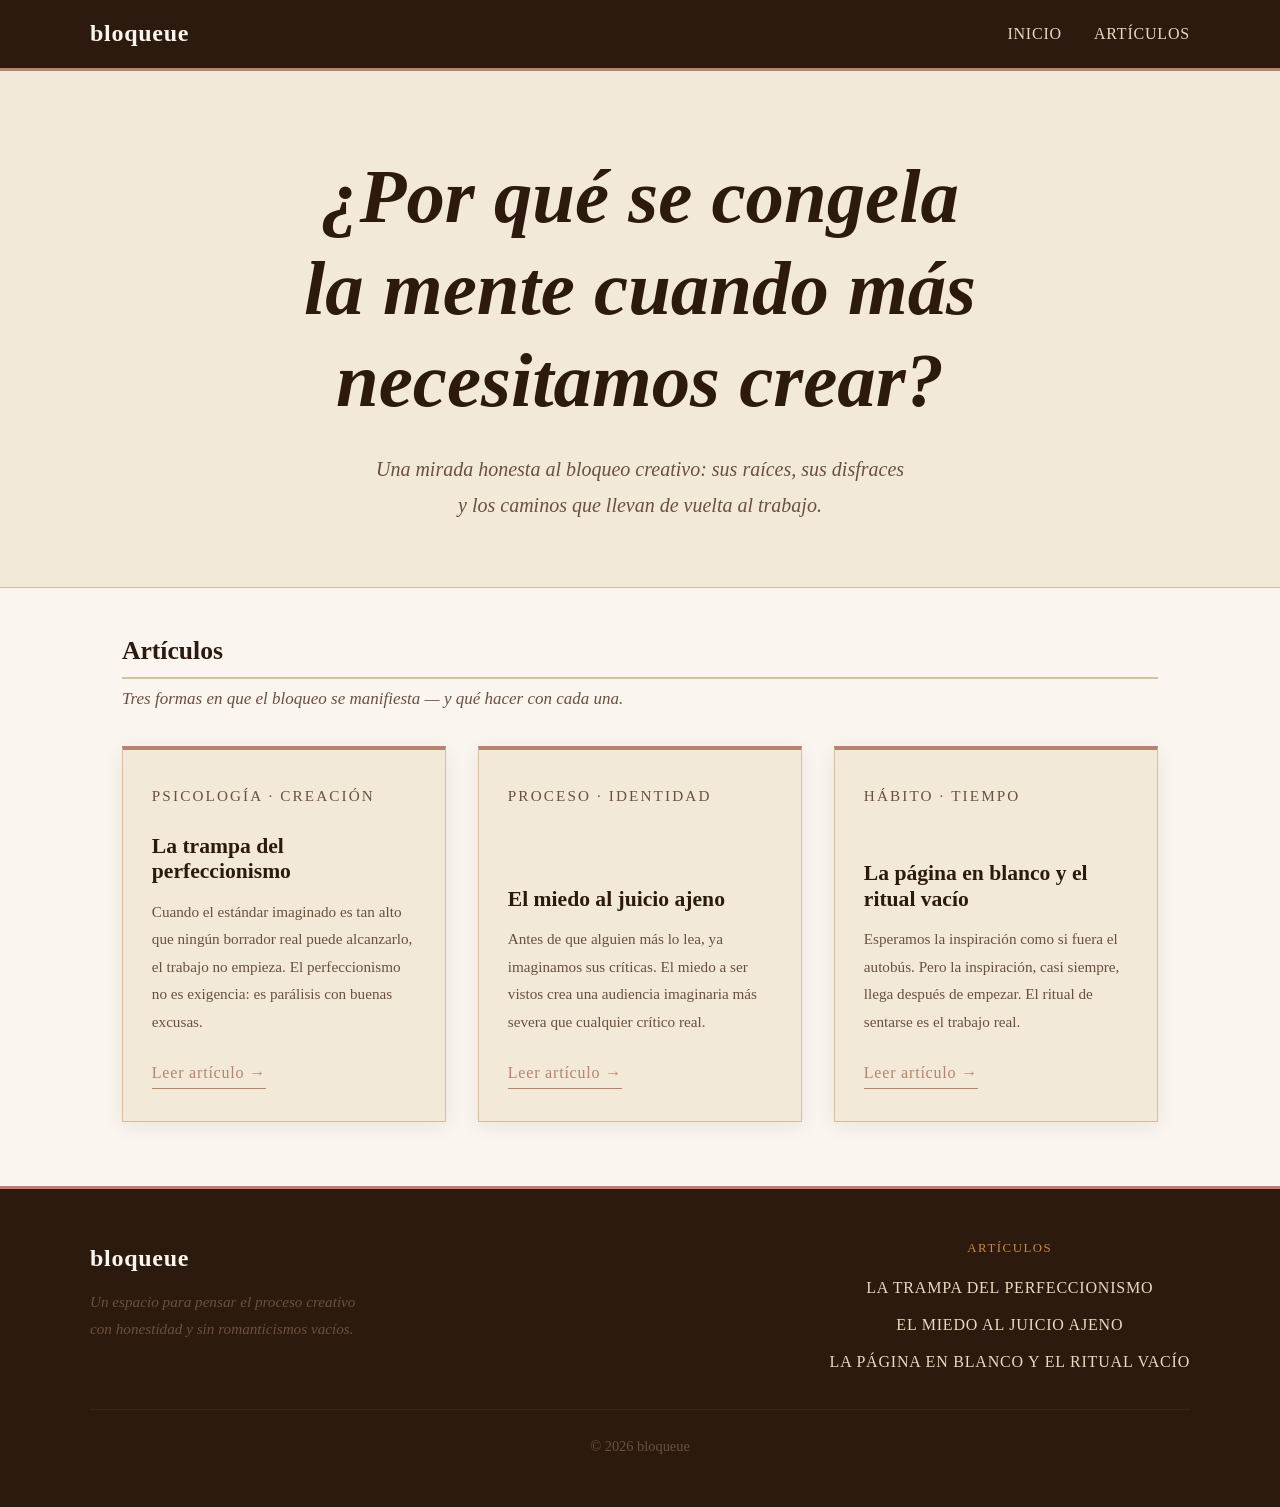
<file: index.html>
<!DOCTYPE html>

<html lang="es">

<head>
	<title>bloqueue</title>
	<link rel="stylesheet" href="styles.css" />
	<link rel="icon" type="image/png" href="icon.png">
	<meta name="viewport" content="width=device-width, initial-scale=1.0" />
</head>

<script>
	document.querySelector('.nav-toggle').addEventListener('click', () => {
		document.querySelector('nav').classList.toggle('is-open');
	});
</script>

<body>
	<header>
		<div class="header-inner">
			<a class="logo" href="index.html">bloqueue</a>
			<nav>
				<a href="#inicio">Inicio</a>
				<button class="nav-toggle" aria-label="Menú">
					<span></span><span></span><span></span>
				</button>
				<a href="#articles-section">Artículos</a>
			</nav>
		</div>
	</header>

	<section class="hero" id="inicio">

		<h1>¿Por qué se congela la mente cuando más necesitamos crear?</h1>
		<p class="hero-sub">
			Una mirada honesta al bloqueo creativo: sus raíces, sus disfraces y los
			caminos que llevan de vuelta al trabajo.
		</p>
	</section>

	<section class="articles-section" id="articles-section">
		<h2>Artículos</h2>
		<p class="section-desc">
			Tres formas en que el bloqueo se manifiesta — y qué hacer con cada una.
		</p>

		<div class="cards">
			<article class="card">
				<p class="card-tag">Psicología · Creación</p>
				<h3>La trampa del perfeccionismo</h3>
				<p>
					Cuando el estándar imaginado es tan alto que ningún borrador real
					puede alcanzarlo, el trabajo no empieza. El perfeccionismo no es
					exigencia: es parálisis con buenas excusas.
				</p>
				<a class="card-link" href="articulo1.html">Leer artículo →</a>
			</article>

			<article class="card">
				<p class="card-tag">Proceso · Identidad</p>
				<h3>El miedo al juicio ajeno</h3>
				<p>
					Antes de que alguien más lo lea, ya imaginamos sus críticas. El
					miedo a ser vistos crea una audiencia imaginaria más severa que
					cualquier crítico real.
				</p>
				<a class="card-link" href="articulo2.html">Leer artículo →</a>
			</article>

			<article class="card">
				<p class="card-tag">Hábito · Tiempo</p>
				<h3>La página en blanco y el ritual vacío</h3>
				<p>
					Esperamos la inspiración como si fuera el autobús. Pero la
					inspiración, casi siempre, llega después de empezar. El ritual de
					sentarse es el trabajo real.
				</p>
				<a class="card-link" href="articulo3.html">Leer artículo →</a>
			</article>
		</div>
	</section>

	<footer>
		<div class="footer-inner">
			<div class="footer-brand">
				<a class="logo" href="index.html">bloqueue</a>
				<p>Un espacio para pensar el proceso creativo con honestidad y sin romanticismos vacíos.</p>
			</div>
			<nav class="footer-nav">
				<span>Artículos</span>
				<a href="articulo1.html">La trampa del perfeccionismo</a>
				<a href="articulo2.html">El miedo al juicio ajeno</a>
				<a href="articulo3.html">La página en blanco y el ritual vacío</a>
			</nav>
		</div>
		<p class="footer-copy">© 2026 bloqueue</p>
	</footer>
</body>

</html>
</file>
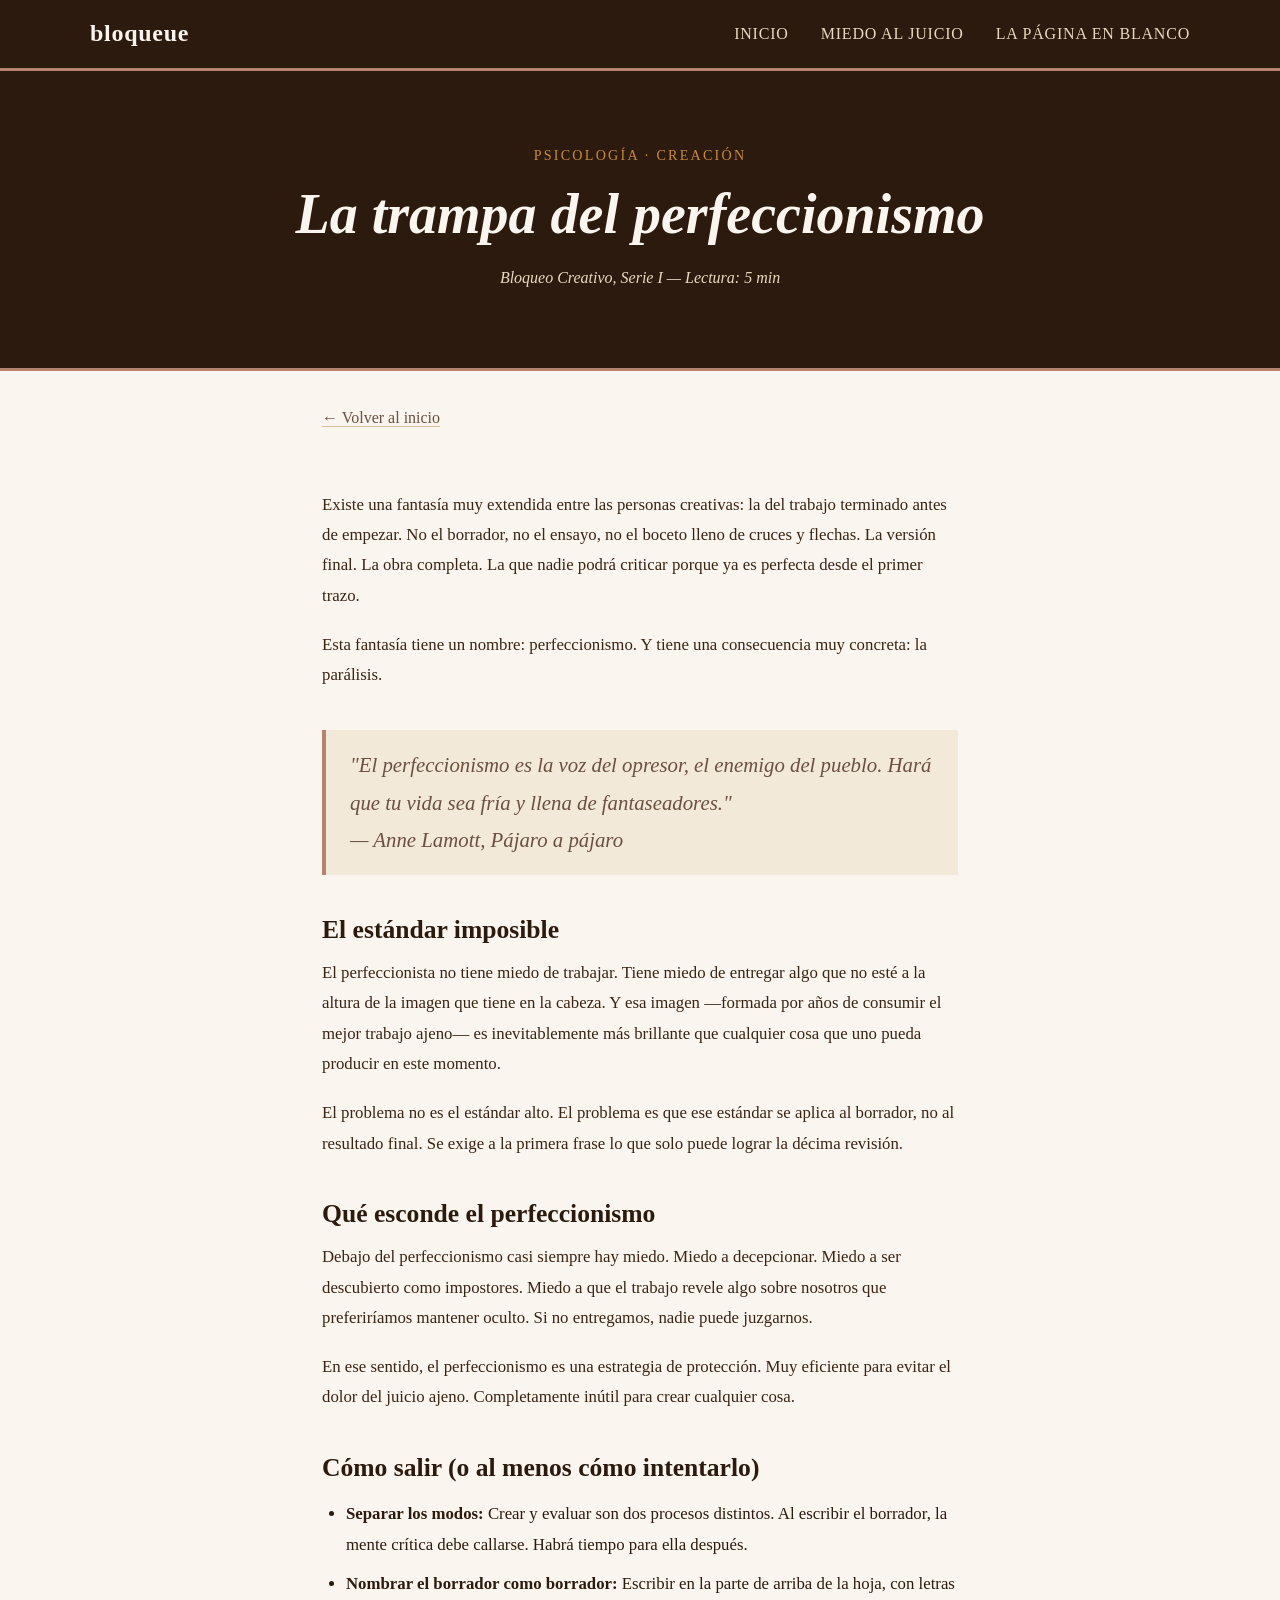
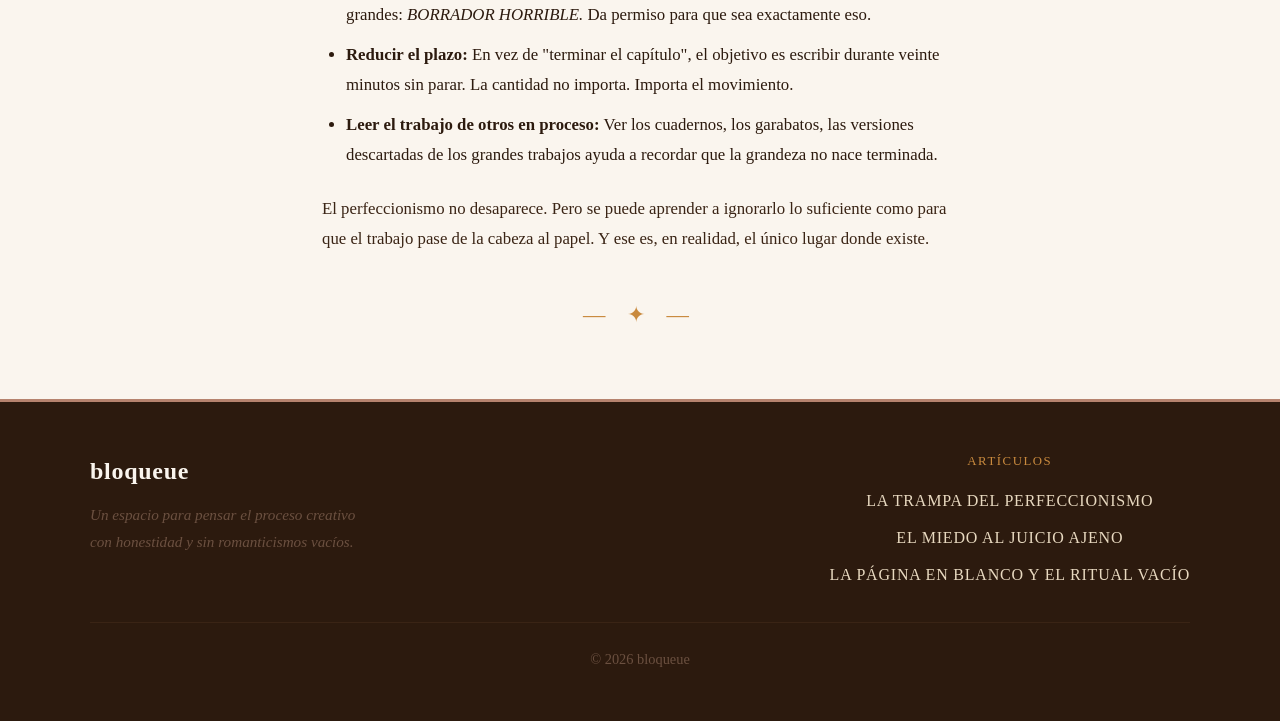
<file: articulo1.html>
<!DOCTYPE html>

<html lang="es">

<head>
	<title>bloqueue - La trampa del perfeccionismo</title>
	<link rel="stylesheet" href="styles.css" />
    <link rel="icon" type="image/png" href="icon.png">
    <meta name="viewport" content="width=device-width, initial-scale=1.0" />
</head>

<body>
    <header>
        <div class="header-inner">
            <a class="logo" href="index.html">bloqueue</a>
            <nav>
                <a href="index.html">Inicio</a>
                <a href="articulo2.html">Miedo al juicio</a>
                <a href="articulo3.html">La página en blanco</a>
            </nav>
        </div>
    </header>

    <div class="article-hero">
        <p class="eyebrow">Psicología · Creación</p>
        <h1>La trampa del perfeccionismo</h1>
        <p class="meta">Bloqueo Creativo, Serie I — Lectura: 5 min</p>
    </div>
    
    <div class="back-link-wrap">
        <a class="back-link" href="index.html">← Volver al inicio</a>
    </div>

    <main class="article-body">
        <p>
            Existe una fantasía muy extendida entre las personas creativas: la del trabajo terminado antes de empezar. No el
            borrador, no el ensayo, no el boceto lleno de cruces y flechas. La versión final. La obra completa. La que nadie
            podrá criticar porque ya es perfecta desde el primer trazo.
        </p>
    
        <p>
            Esta fantasía tiene un nombre: perfeccionismo. Y tiene una consecuencia muy concreta: la parálisis.
        </p>
    
        <blockquote>
            "El perfeccionismo es la voz del opresor, el enemigo del pueblo. Hará que tu vida sea fría y llena de
            fantaseadores."<br>
            <em>— Anne Lamott, Pájaro a pájaro</em>
        </blockquote>
    
        <h2>El estándar imposible</h2>
    
        <p>
            El perfeccionista no tiene miedo de trabajar. Tiene miedo de entregar algo que no esté a la altura de la imagen
            que tiene en la cabeza. Y esa imagen —formada por años de consumir el mejor trabajo ajeno— es inevitablemente
            más brillante que cualquier cosa que uno pueda producir en este momento.
        </p>
    
        <p>
            El problema no es el estándar alto. El problema es que ese estándar se aplica al borrador, no al resultado
            final. Se exige a la primera frase lo que solo puede lograr la décima revisión.
        </p>
    
        <h2>Qué esconde el perfeccionismo</h2>
    
        <p>
            Debajo del perfeccionismo casi siempre hay miedo. Miedo a decepcionar. Miedo a ser descubierto como impostores.
            Miedo a que el trabajo revele algo sobre nosotros que preferiríamos mantener oculto. Si no entregamos, nadie
            puede juzgarnos.
        </p>
    
        <p>
            En ese sentido, el perfeccionismo es una estrategia de protección. Muy eficiente para evitar el dolor del juicio
            ajeno. Completamente inútil para crear cualquier cosa.
        </p>
    
        <h2>Cómo salir (o al menos cómo intentarlo)</h2>
    
        <ul>
            <li><strong>Separar los modos:</strong> Crear y evaluar son dos procesos distintos. Al escribir el borrador, la
                mente crítica debe callarse. Habrá tiempo para ella después.</li>
            <li><strong>Nombrar el borrador como borrador:</strong> Escribir en la parte de arriba de la hoja, con letras
                grandes: <em>BORRADOR HORRIBLE.</em> Da permiso para que sea exactamente eso.</li>
            <li><strong>Reducir el plazo:</strong> En vez de "terminar el capítulo", el objetivo es escribir durante veinte
                minutos sin parar. La cantidad no importa. Importa el movimiento.</li>
            <li><strong>Leer el trabajo de otros en proceso:</strong> Ver los cuadernos, los garabatos, las versiones
                descartadas de los grandes trabajos ayuda a recordar que la grandeza no nace terminada.</li>
        </ul>
    
        <p>
            El perfeccionismo no desaparece. Pero se puede aprender a ignorarlo lo suficiente como para que el trabajo pase
            de la cabeza al papel. Y ese es, en realidad, el único lugar donde existe.
        </p>
    
        <div class="ornament">— ✦ —</div>
    </main>

    <footer>
        <div class="footer-inner">
            <div class="footer-brand">
                <a class="logo" href="index.html">bloqueue</a>
                <p>Un espacio para pensar el proceso creativo con honestidad y sin romanticismos vacíos.</p>
            </div>
            <nav class="footer-nav">
                <span>Artículos</span>
                <a href="articulo1.html">La trampa del perfeccionismo</a>
                <a href="articulo2.html">El miedo al juicio ajeno</a>
                <a href="articulo3.html">La página en blanco y el ritual vacío</a>
            </nav>
        </div>
        <p class="footer-copy">© 2026 bloqueue</p>
    </footer>
</body>

</html>
</file>
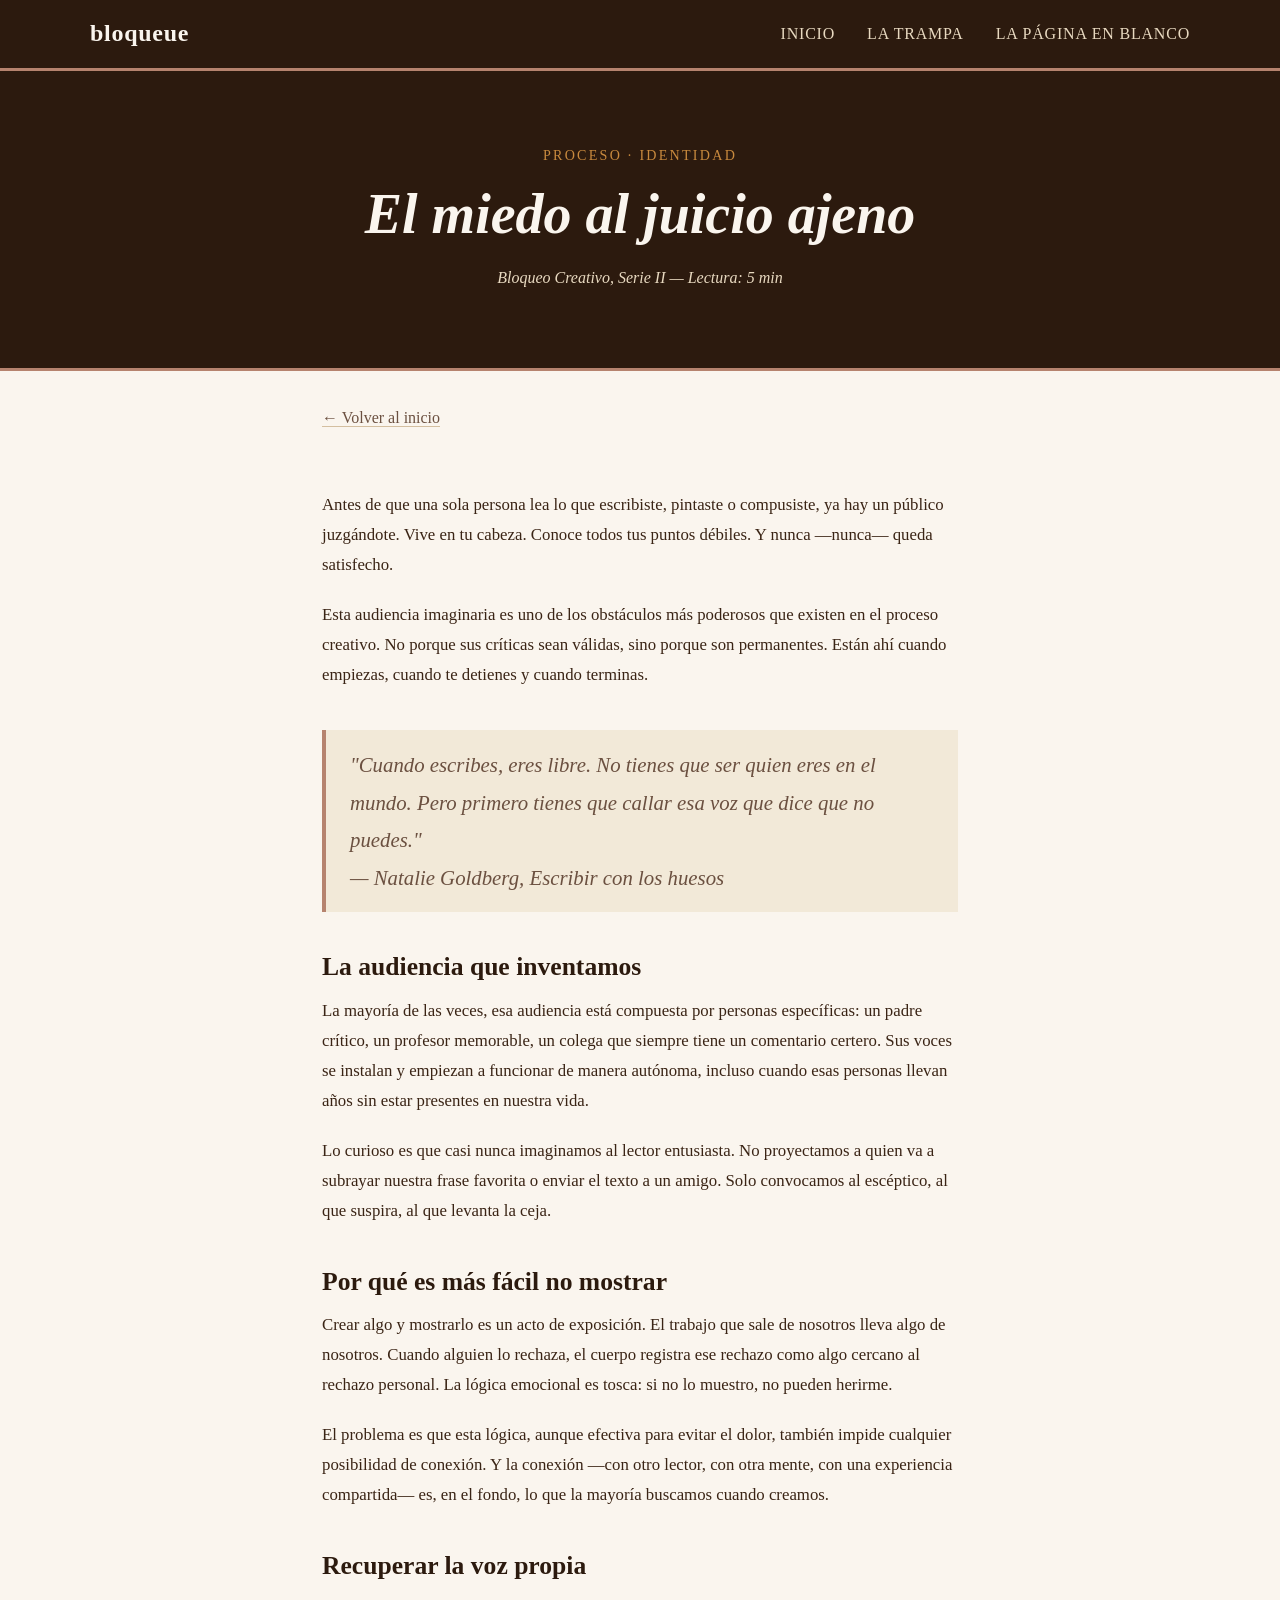
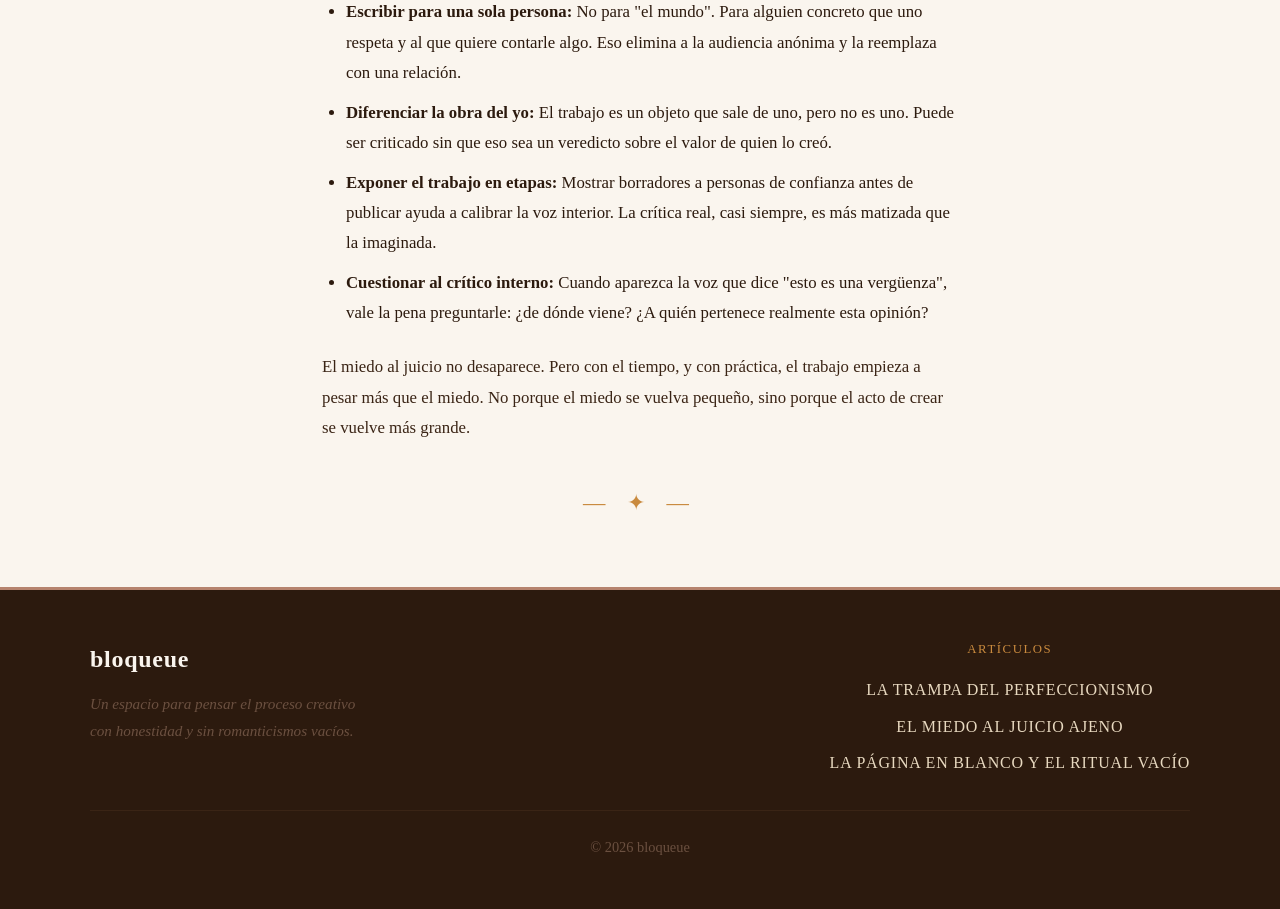
<file: articulo2.html>
<!DOCTYPE html>

<html lang="es">

<head>
	<title>bloqueue - El miedo al juicio ajeno</title>
	<link rel="stylesheet" href="styles.css" />
    <link rel="icon" type="image/png" href="icon.png">
    <meta name="viewport" content="width=device-width, initial-scale=1.0" />
</head>

<body>
    <header>
        <div class="header-inner">
            <a class="logo" href="index.html">bloqueue</a>
            <nav>
                <a href="index.html">Inicio</a>
                <a href="articulo1.html">La trampa</a>
                <a href="articulo3.html">La página en blanco</a>
            </nav>
        </div>
    </header>

    <div class="article-hero">
        <p class="eyebrow">Proceso · Identidad</p>
        <h1>El miedo al juicio ajeno</h1>
        <p class="meta">Bloqueo Creativo, Serie II — Lectura: 5 min</p>
    </div>
    
    <div class="back-link-wrap">
        <a class="back-link" href="index.html">← Volver al inicio</a>
    </div>

    <main class="article-body">
        <p>
            Antes de que una sola persona lea lo que escribiste, pintaste o compusiste, ya hay un público juzgándote. Vive
            en tu cabeza. Conoce todos tus puntos débiles. Y nunca —nunca— queda satisfecho.
        </p>
    
        <p>
            Esta audiencia imaginaria es uno de los obstáculos más poderosos que existen en el proceso creativo. No porque
            sus críticas sean válidas, sino porque son permanentes. Están ahí cuando empiezas, cuando te detienes y cuando
            terminas.
        </p>
    
        <blockquote>
            "Cuando escribes, eres libre. No tienes que ser quien eres en el mundo. Pero primero tienes que callar esa voz
            que dice que no puedes."<br>
            <em>— Natalie Goldberg, Escribir con los huesos</em>
        </blockquote>
    
        <h2>La audiencia que inventamos</h2>
    
        <p>
            La mayoría de las veces, esa audiencia está compuesta por personas específicas: un padre crítico, un profesor
            memorable, un colega que siempre tiene un comentario certero. Sus voces se instalan y empiezan a funcionar de
            manera autónoma, incluso cuando esas personas llevan años sin estar presentes en nuestra vida.
        </p>
    
        <p>
            Lo curioso es que casi nunca imaginamos al lector entusiasta. No proyectamos a quien va a subrayar nuestra frase
            favorita o enviar el texto a un amigo. Solo convocamos al escéptico, al que suspira, al que levanta la ceja.
        </p>
    
        <h2>Por qué es más fácil no mostrar</h2>
    
        <p>
            Crear algo y mostrarlo es un acto de exposición. El trabajo que sale de nosotros lleva algo de nosotros. Cuando
            alguien lo rechaza, el cuerpo registra ese rechazo como algo cercano al rechazo personal. La lógica emocional es
            tosca: si no lo muestro, no pueden herirme.
        </p>
    
        <p>
            El problema es que esta lógica, aunque efectiva para evitar el dolor, también impide cualquier posibilidad de
            conexión. Y la conexión —con otro lector, con otra mente, con una experiencia compartida— es, en el fondo, lo
            que la mayoría buscamos cuando creamos.
        </p>
    
        <h2>Recuperar la voz propia</h2>
    
        <ul>
            <li><strong>Escribir para una sola persona:</strong> No para "el mundo". Para alguien concreto que uno respeta y
                al que quiere contarle algo. Eso elimina a la audiencia anónima y la reemplaza con una relación.</li>
            <li><strong>Diferenciar la obra del yo:</strong> El trabajo es un objeto que sale de uno, pero no es uno. Puede
                ser criticado sin que eso sea un veredicto sobre el valor de quien lo creó.</li>
            <li><strong>Exponer el trabajo en etapas:</strong> Mostrar borradores a personas de confianza antes de publicar
                ayuda a calibrar la voz interior. La crítica real, casi siempre, es más matizada que la imaginada.</li>
            <li><strong>Cuestionar al crítico interno:</strong> Cuando aparezca la voz que dice "esto es una vergüenza",
                vale la pena preguntarle: ¿de dónde viene? ¿A quién pertenece realmente esta opinión?</li>
        </ul>
    
        <p>
            El miedo al juicio no desaparece. Pero con el tiempo, y con práctica, el trabajo empieza a pesar más que el
            miedo. No porque el miedo se vuelva pequeño, sino porque el acto de crear se vuelve más grande.
        </p>
    
        <div class="ornament">— ✦ —</div>
    </main>

    <footer>
        <div class="footer-inner">
            <div class="footer-brand">
                <a class="logo" href="index.html">bloqueue</a>
                <p>Un espacio para pensar el proceso creativo con honestidad y sin romanticismos vacíos.</p>
            </div>
            <nav class="footer-nav">
                <span>Artículos</span>
                <a href="articulo1.html">La trampa del perfeccionismo</a>
                <a href="articulo2.html">El miedo al juicio ajeno</a>
                <a href="articulo3.html">La página en blanco y el ritual vacío</a>
            </nav>
        </div>
        <p class="footer-copy">© 2026 bloqueue</p>
    </footer>
</body>

</html>
</file>
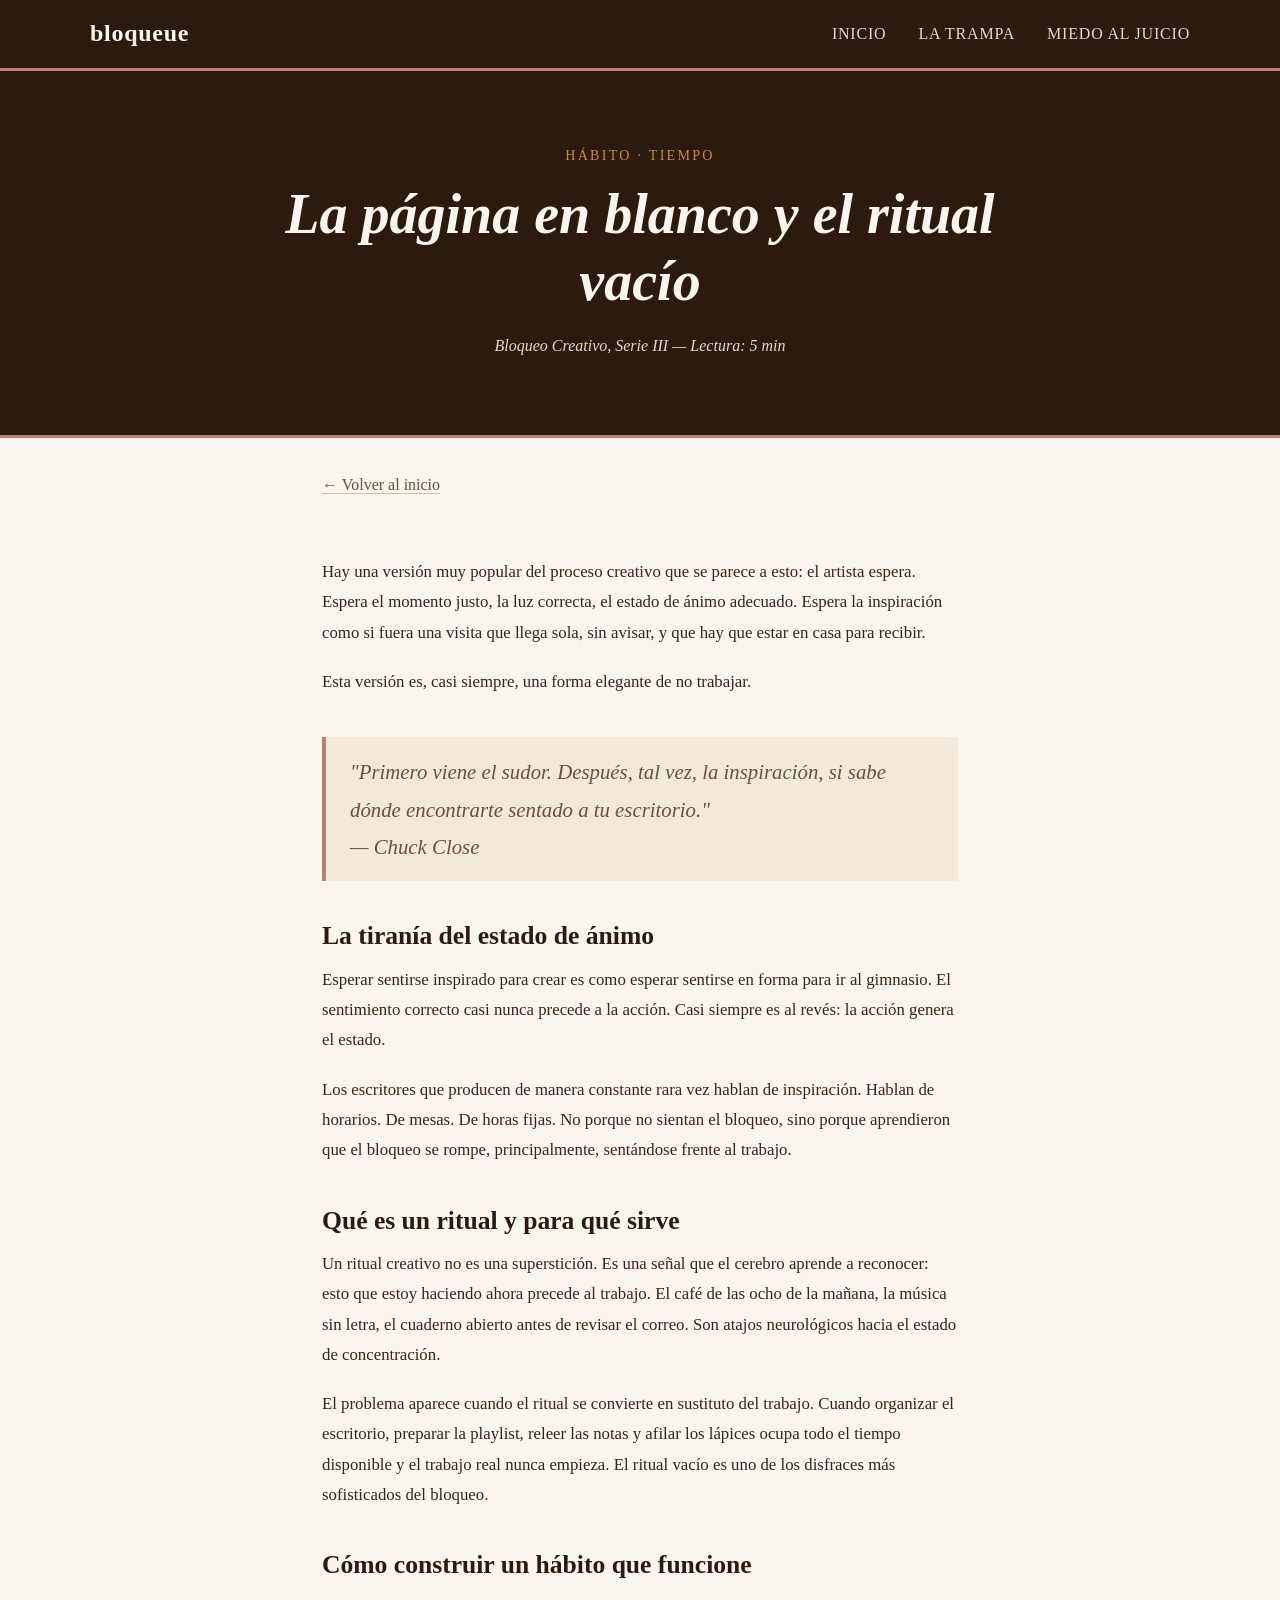
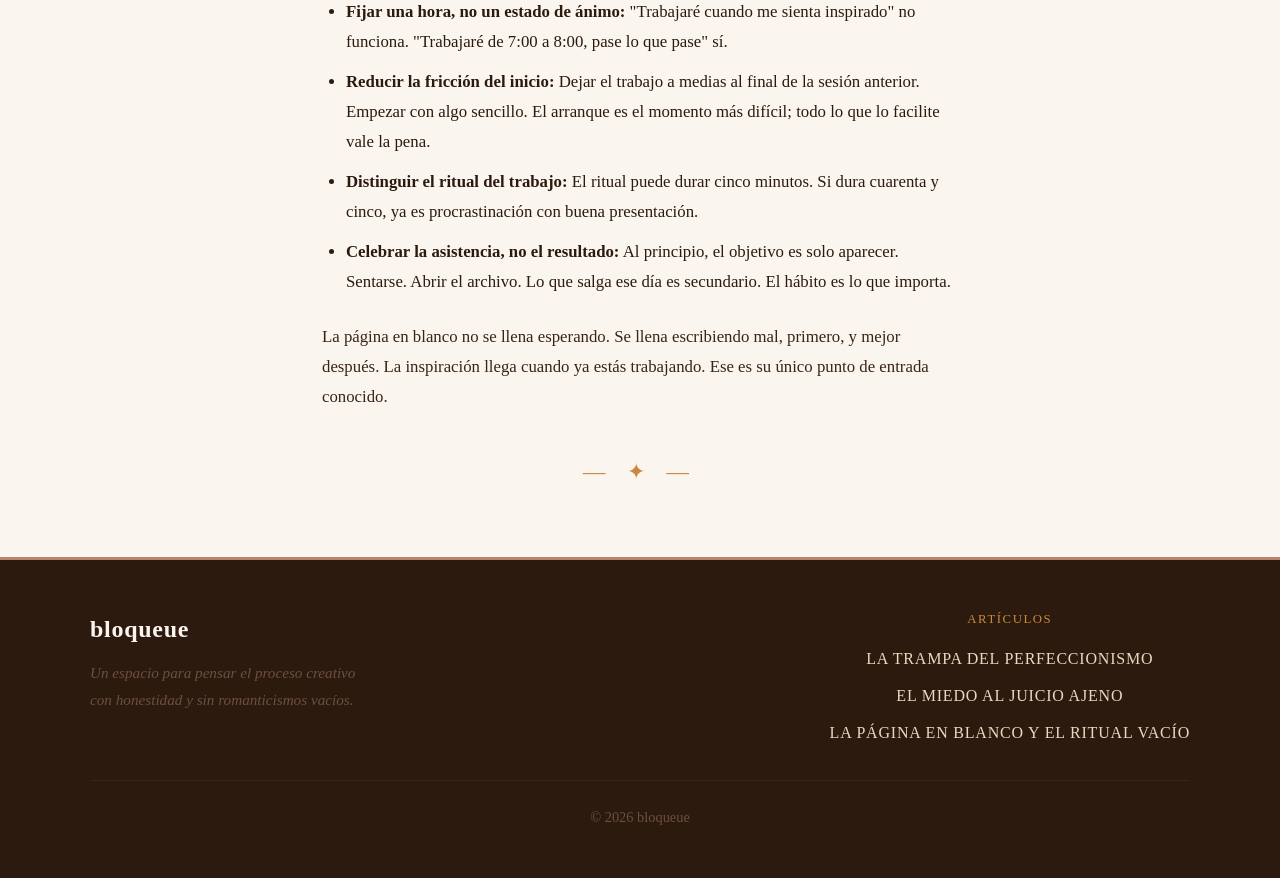
<file: articulo3.html>
<!DOCTYPE html>

<html lang="es">

<head>
	<title>bloqueue - La página en blanco y el ritual vacío</title>
	<link rel="stylesheet" href="styles.css" />
    <link rel="icon" type="image/png" href="icon.png">
    <meta name="viewport" content="width=device-width, initial-scale=1.0" />
</head>

<body>
    <header>
        <div class="header-inner">
            <a class="logo" href="index.html">bloqueue</a>
            <nav>
                <a href="index.html">Inicio</a>
                <a href="articulo1.html">La trampa</a>
                <a href="articulo2.html">Miedo al juicio</a>
            </nav>
        </div>
    </header>

    <div class="article-hero">
        <p class="eyebrow">Hábito · Tiempo</p>
        <h1>La página en blanco y el ritual vacío</h1>
        <p class="meta">Bloqueo Creativo, Serie III — Lectura: 5 min</p>
    </div>
    
    <div class="back-link-wrap">
        <a class="back-link" href="index.html">← Volver al inicio</a>
    </div>

    <main class="article-body">
        <p>
            Hay una versión muy popular del proceso creativo que se parece a esto: el artista espera. Espera el momento
            justo, la luz correcta, el estado de ánimo adecuado. Espera la inspiración como si fuera una visita que llega
            sola, sin avisar, y que hay que estar en casa para recibir.
        </p>
    
        <p>
            Esta versión es, casi siempre, una forma elegante de no trabajar.
        </p>
    
        <blockquote>
            "Primero viene el sudor. Después, tal vez, la inspiración, si sabe dónde encontrarte sentado a tu
            escritorio."<br>
            <em>— Chuck Close</em>
        </blockquote>
    
        <h2>La tiranía del estado de ánimo</h2>
    
        <p>
            Esperar sentirse inspirado para crear es como esperar sentirse en forma para ir al gimnasio. El sentimiento
            correcto casi nunca precede a la acción. Casi siempre es al revés: la acción genera el estado.
        </p>
    
        <p>
            Los escritores que producen de manera constante rara vez hablan de inspiración. Hablan de horarios. De mesas. De
            horas fijas. No porque no sientan el bloqueo, sino porque aprendieron que el bloqueo se rompe, principalmente,
            sentándose frente al trabajo.
        </p>
    
        <h2>Qué es un ritual y para qué sirve</h2>
    
        <p>
            Un ritual creativo no es una superstición. Es una señal que el cerebro aprende a reconocer: esto que estoy
            haciendo ahora precede al trabajo. El café de las ocho de la mañana, la música sin letra, el cuaderno abierto
            antes de revisar el correo. Son atajos neurológicos hacia el estado de concentración.
        </p>
    
        <p>
            El problema aparece cuando el ritual se convierte en sustituto del trabajo. Cuando organizar el escritorio,
            preparar la playlist, releer las notas y afilar los lápices ocupa todo el tiempo disponible y el trabajo real
            nunca empieza. El ritual vacío es uno de los disfraces más sofisticados del bloqueo.
        </p>
    
        <h2>Cómo construir un hábito que funcione</h2>
    
        <ul>
            <li><strong>Fijar una hora, no un estado de ánimo:</strong> "Trabajaré cuando me sienta inspirado" no funciona.
                "Trabajaré de 7:00 a 8:00, pase lo que pase" sí.</li>
            <li><strong>Reducir la fricción del inicio:</strong> Dejar el trabajo a medias al final de la sesión anterior.
                Empezar con algo sencillo. El arranque es el momento más difícil; todo lo que lo facilite vale la pena.</li>
            <li><strong>Distinguir el ritual del trabajo:</strong> El ritual puede durar cinco minutos. Si dura cuarenta y
                cinco, ya es procrastinación con buena presentación.</li>
            <li><strong>Celebrar la asistencia, no el resultado:</strong> Al principio, el objetivo es solo aparecer.
                Sentarse. Abrir el archivo. Lo que salga ese día es secundario. El hábito es lo que importa.</li>
        </ul>
    
        <p>
            La página en blanco no se llena esperando. Se llena escribiendo mal, primero, y mejor después. La inspiración
            llega cuando ya estás trabajando. Ese es su único punto de entrada conocido.
        </p>
    
        <div class="ornament">— ✦ —</div>
    </main>

    <footer>
        <div class="footer-inner">
            <div class="footer-brand">
                <a class="logo" href="index.html">bloqueue</a>
                <p>Un espacio para pensar el proceso creativo con honestidad y sin romanticismos vacíos.</p>
            </div>
            <nav class="footer-nav">
                <span>Artículos</span>
                <a href="articulo1.html">La trampa del perfeccionismo</a>
                <a href="articulo2.html">El miedo al juicio ajeno</a>
                <a href="articulo3.html">La página en blanco y el ritual vacío</a>
            </nav>
        </div>
        <p class="footer-copy">© 2026 bloqueue</p>
    </footer>
</body>

</html>
</file>
<file: styles.css>
*, *::before, *::after { box-sizing: border-box; margin: 0; padding: 0; }
@import url('https://fonts.googleapis.com/css2?family=Playfair+Display:ital,wght@0,400;0,700;0,900;1,400;1,700&family=Lora:ital,wght@0,400;0,500;1,400&family=Cormorant+Garamond:ital,wght@0,300;0,400;1,300;1,400&display=swap');

/* ── Variables ── */
:root {
  --crema:      #faf5ee;
  --pergamino:  #f2e9d8;
  --arena:      #e8d9c0;
  --terracota:  #b6836e;
  --ladrillo:   #9e7061;
  --ocre:       #c98a3e;
  --tinta:      #2c1a0e;
  --gris-calido:#6b5040;
  --borde:      #d4bfa0;
  --sombra:     rgba(44, 26, 14, 0.08);
}

html { scroll-behavior: smooth; }

body {
  background-color: var(--crema);
  color: var(--tinta);
  font-family: 'Lora', serif;
  font-size: 17px;
  line-height: 1.8;
}

h1, h2, h3, h4 {
  font-family: 'Playfair Display', serif;
  line-height: 1.2;
  color: var(--tinta);
}

p { margin-bottom: 1.2rem; }

a {
  color: var(--terracota);
  text-decoration: none;
  transition: color .2s ease;
}
a:hover { color: var(--ladrillo); }

/* ── HEADER ── */
header {
  background-color: var(--tinta);
  padding: 0 2rem;
  position: sticky;
  top: 0;
  z-index: 100;
  border-bottom: 3px solid var(--terracota);
}

.header-inner {
  max-width: 1100px;
  margin: 0 auto;
  display: flex;
  align-items: center;
  justify-content: space-between;
  height: 68px;
}

.logo {
  font-family: 'Playfair Display', serif;
  font-size: 1.5rem;
  font-weight: 900;
  color: var(--crema);
  letter-spacing: .03em;
  text-decoration: none;
}
.logo span { color: var(--terracota); }

nav {
  display: flex;
  gap: 2rem;
  align-items: center;
}
nav a {
  font-family: 'Cormorant Garamond', serif;
  font-size: 1rem;
  font-weight: 400;
  color: var(--arena);
  letter-spacing: .05em;
  text-transform: uppercase;
  text-decoration: none;
  transition: color .2s;
}
nav a:hover { color: var(--terracota); }

/* Hamburger — oculto por defecto */
.nav-toggle {
  display: none;
  background: none;
  border: none;
  cursor: pointer;
  padding: .4rem;
  flex-direction: column;
  gap: 5px;
}
.nav-toggle span {
  display: block;
  width: 24px;
  height: 2px;
  background-color: var(--crema);
  border-radius: 2px;
  transition: transform .25s ease, opacity .25s ease;
}

/* ── HERO ── */
.hero {
  background-color: var(--pergamino);
  border-bottom: 1px solid var(--borde);
  padding: 5rem 2rem 4rem;
  text-align: center;
}

.hero-eyebrow {
  font-family: 'Cormorant Garamond', serif;
  font-size: .9rem;
  letter-spacing: .18em;
  text-transform: uppercase;
  color: var(--terracota);
  margin-bottom: 1rem;
}

.hero h1 {
  font-size: clamp(2.8rem, 6vw, 5rem);
  font-weight: 900;
  font-style: italic;
  max-width: 700px;
  margin: 0 auto 1.5rem;
}

.hero-sub {
  font-family: 'Cormorant Garamond', serif;
  font-size: 1.25rem;
  font-style: italic;
  color: var(--gris-calido);
  max-width: 540px;
  margin: 0 auto;
}

/* ── ORNAMENT ── */
.ornament {
  text-align: center;
  margin: 2.5rem 0;
  color: var(--ocre);
  font-size: 1.4rem;
  letter-spacing: .5rem;
}

/* ── INTRO ── */
.intro-section {
  max-width: 700px;
  margin: 3rem auto;
  padding: 0 2rem;
  text-align: center;
}
.intro-section h2 {
  font-size: 2rem;
  margin-bottom: 1rem;
}
.intro-section p {
  font-family: 'Cormorant Garamond', serif;
  font-size: 1.2rem;
  color: var(--gris-calido);
}

/* ── ARTICLES SECTION ── */
.articles-section {
  max-width: 1100px;
  margin: 0 auto 4rem;
  padding: 3rem 2rem 0;
}

.articles-section h2 {
  font-size: 1.6rem;
  margin-bottom: .3rem;
  border-bottom: 2px solid var(--borde);
  padding-bottom: .6rem;
}

.section-desc {
  font-family: 'Cormorant Garamond', serif;
  font-style: italic;
  color: var(--gris-calido);
  margin-bottom: 2rem;
}

/* ── CARDS ── */
.cards {
  display: flex;
  flex-wrap: wrap;
  gap: 2rem;
}

.card {
  flex: 1 1 280px;
  background: var(--pergamino);
  border: 1px solid var(--borde);
  border-top: 4px solid var(--terracota);
  padding: 2rem 1.8rem;
  display: flex;
  flex-direction: column;
  box-shadow: 0 4px 18px var(--sombra);
  transition: transform .2s ease, box-shadow .2s ease;
}
.card:hover {
  transform: translateY(-4px);
  box-shadow: 0 10px 28px var(--sombra);
}

.card-tag {
  font-family: 'Cormorant Garamond', serif;
  font-size: .82rem;
  letter-spacing: .14em;
  text-transform: uppercase;
  color: var(--terracota);
  margin-bottom: .8rem;
}

.card h3 {
  font-size: 1.35rem;
  margin-bottom: .8rem;
}

.card p {
  font-size: .95rem;
  color: var(--gris-calido);
  flex: 1;
  margin-bottom: 1.5rem;
}

.card-link {
  font-family: 'Cormorant Garamond', serif;
  font-size: 1rem;
  font-weight: 500;
  letter-spacing: .05em;
  color: var(--terracota);
  border-bottom: 1px solid var(--terracota);
  align-self: flex-start;
  transition: color .2s, border-color .2s;
}
.card-link:hover { color: var(--ladrillo); border-color: var(--ladrillo); }

/* ── ARTICLE HERO ── */
.article-hero {
  background-color: var(--tinta);
  padding: 4.5rem 2rem 3.5rem;
  text-align: center;
  border-bottom: 3px solid var(--terracota);
}

.article-hero .eyebrow {
  font-family: 'Cormorant Garamond', serif;
  font-size: .88rem;
  letter-spacing: .16em;
  text-transform: uppercase;
  color: var(--ocre);
  margin-bottom: .8rem;
}

.article-hero h1 {
  font-size: clamp(2rem, 5vw, 3.5rem);
  font-style: italic;
  color: var(--crema);
  max-width: 720px;
  margin: 0 auto 1rem;
}

.article-hero .meta {
  font-family: 'Cormorant Garamond', serif;
  font-size: 1rem;
  color: var(--arena);
  font-style: italic;
}

/* ── ARTICLE BODY ── */
.article-body {
  max-width: 700px;
  margin: 3.5rem auto 4rem;
  padding: 0 2rem;
}

.article-body h2 {
  font-size: 1.6rem;
  margin: 2.5rem 0 .8rem;
  color: var(--tinta);
}

.article-body p {
  font-size: 1.05rem;
  color: #3a2415;
}

.article-body blockquote {
  border-left: 4px solid var(--terracota);
  margin: 2.5rem 0;
  padding: 1rem 1.5rem;
  background: var(--pergamino);
  font-family: 'Cormorant Garamond', serif;
  font-size: 1.3rem;
  font-style: italic;
  color: var(--gris-calido);
}

.article-body ul {
  margin: 1rem 0 1.5rem 1.5rem;
}

.article-body ul li {
  margin-bottom: .6rem;
  font-size: 1.05rem;
}

/* ── BACK LINK ── */
.back-link-wrap {
  max-width: 700px;
  margin: 2rem auto 0;
  padding: 0 2rem;
}

.back-link {
  font-family: 'Cormorant Garamond', serif;
  font-size: 1rem;
  color: var(--gris-calido);
  border-bottom: 1px solid var(--borde);
}
.back-link:hover { color: var(--terracota); border-color: var(--terracota); }

/* ── FOOTER ── */
footer {
  background-color: var(--tinta);
  color: var(--arena);
  border-top: 3px solid var(--terracota);
  padding: 3rem 2rem;
}

.footer-inner {
  max-width: 1100px;
  margin: 0 auto;
  display: flex;
  flex-wrap: wrap;
  justify-content: space-between;
  align-items: flex-start;
  gap: 2rem;
}

.footer-brand .logo {
  display: inline-block;
  margin-bottom: .5rem;
}
.footer-brand p {
  font-family: 'Cormorant Garamond', serif;
  font-size: .95rem;
  font-style: italic;
  color: var(--gris-calido);
  max-width: 280px;
  margin: 0;
}

.footer-nav {
  display: flex;
  flex-direction: column;
  gap: .5rem;
}
.footer-nav span {
  font-family: 'Playfair Display', serif;
  font-size: .8rem;
  letter-spacing: .12em;
  text-transform: uppercase;
  color: var(--ocre);
  margin-bottom: .4rem;
}
.footer-nav a {
  font-family: 'Cormorant Garamond', serif;
  font-size: 1rem;
  color: var(--arena);
  transition: color .2s;
}
.footer-nav a:hover { color: var(--terracota); }

.footer-copy {
  max-width: 1100px;
  margin: 2rem auto 0;
  padding-top: 1.5rem;
  border-top: 1px solid #3a2415;
  font-family: 'Cormorant Garamond', serif;
  font-size: .9rem;
  color: var(--gris-calido);
  text-align: center;
}

/* ══════════════════════════════════════════
   RESPONSIVE
══════════════════════════════════════════ */

/* ── Tablet: ≤ 768px ── */
@media (max-width: 768px) {

  body { font-size: 16px; }

  /* Header */
  header { padding: 0 1.25rem; }

  .header-inner { height: 60px; }

  .logo { font-size: 1.25rem; }

  .nav-toggle { display: flex; }

  nav {
    display: none;
    position: absolute;
    top: 63px; /* altura del header */
    left: 0;
    right: 0;
    background-color: var(--tinta);
    border-top: 1px solid #3a2415;
    flex-direction: column;
    gap: 0;
    padding: .5rem 0;
  }
  nav.is-open { display: flex; }
  nav a {
    padding: .85rem 1.5rem;
    width: 100%;
    border-bottom: 1px solid #3a2415;
  }
  nav a:last-child { border-bottom: none; }

  /* Hero */
  .hero { padding: 3.5rem 1.25rem 3rem; }

  .hero h1 { font-size: clamp(2.2rem, 8vw, 3rem); }

  .hero-sub { font-size: 1.1rem; }

  /* Intro */
  .intro-section {
    margin: 2rem auto;
    padding: 0 1.25rem;
  }
  .intro-section h2 { font-size: 1.7rem; }

  /* Articles */
  .articles-section { padding: 2rem 1.25rem 0; }

  .articles-section h2 { font-size: 1.4rem; }

  /* Cards: 2 columnas en tablet */
  .cards { gap: 1.25rem; }
  .card { flex: 1 1 calc(50% - .625rem); padding: 1.5rem 1.25rem; }

  /* Article hero */
  .article-hero { padding: 3rem 1.25rem 2.5rem; }

  /* Article body */
  .article-body {
    margin: 2.5rem auto 3rem;
    padding: 0 1.25rem;
  }
  .article-body blockquote { font-size: 1.15rem; }

  /* Back link */
  .back-link-wrap { padding: 0 1.25rem; }

  /* Footer */
  footer { padding: 2.5rem 1.25rem; }

  .footer-inner { flex-direction: column; gap: 1.5rem; }

  .footer-brand p { max-width: 100%; }
}

/* ── Mobile: ≤ 480px ── */
@media (max-width: 480px) {

  body { font-size: 15px; }

  /* Header */
  header { padding: 0 1rem; }

  .logo { font-size: 1.1rem; }

  /* Hero */
  .hero { padding: 2.5rem 1rem 2rem; }

  .hero-eyebrow { font-size: .8rem; letter-spacing: .12em; }

  .hero-sub { font-size: 1rem; }

  .ornament { margin: 1.75rem 0; font-size: 1.2rem; letter-spacing: .35rem; }

  /* Intro */
  .intro-section { padding: 0 1rem; }
  .intro-section h2 { font-size: 1.5rem; }
  .intro-section p { font-size: 1.05rem; }

  /* Articles */
  .articles-section { padding: 1.75rem 1rem 0; margin-bottom: 3rem; }

  /* Cards: 1 columna en móvil */
  .cards { flex-direction: column; gap: 1rem; }
  .card { flex: 1 1 100%; }

  /* Article hero */
  .article-hero { padding: 2.5rem 1rem 2rem; }

  .article-hero .meta { font-size: .9rem; }

  /* Article body */
  .article-body { padding: 0 1rem; margin: 2rem auto 2.5rem; }

  .article-body h2 { font-size: 1.35rem; margin: 2rem 0 .6rem; }

  .article-body p,
  .article-body ul li { font-size: 1rem; }

  .article-body blockquote {
    font-size: 1.05rem;
    padding: .8rem 1rem;
    margin: 1.75rem 0;
  }

  /* Back link */
  .back-link-wrap { padding: 0 1rem; margin-top: 1.5rem; }

  /* Footer */
  footer { padding: 2rem 1rem; }

  .footer-nav { gap: .35rem; }

  .footer-copy { font-size: .85rem; margin-top: 1.5rem; }
}
</file>
